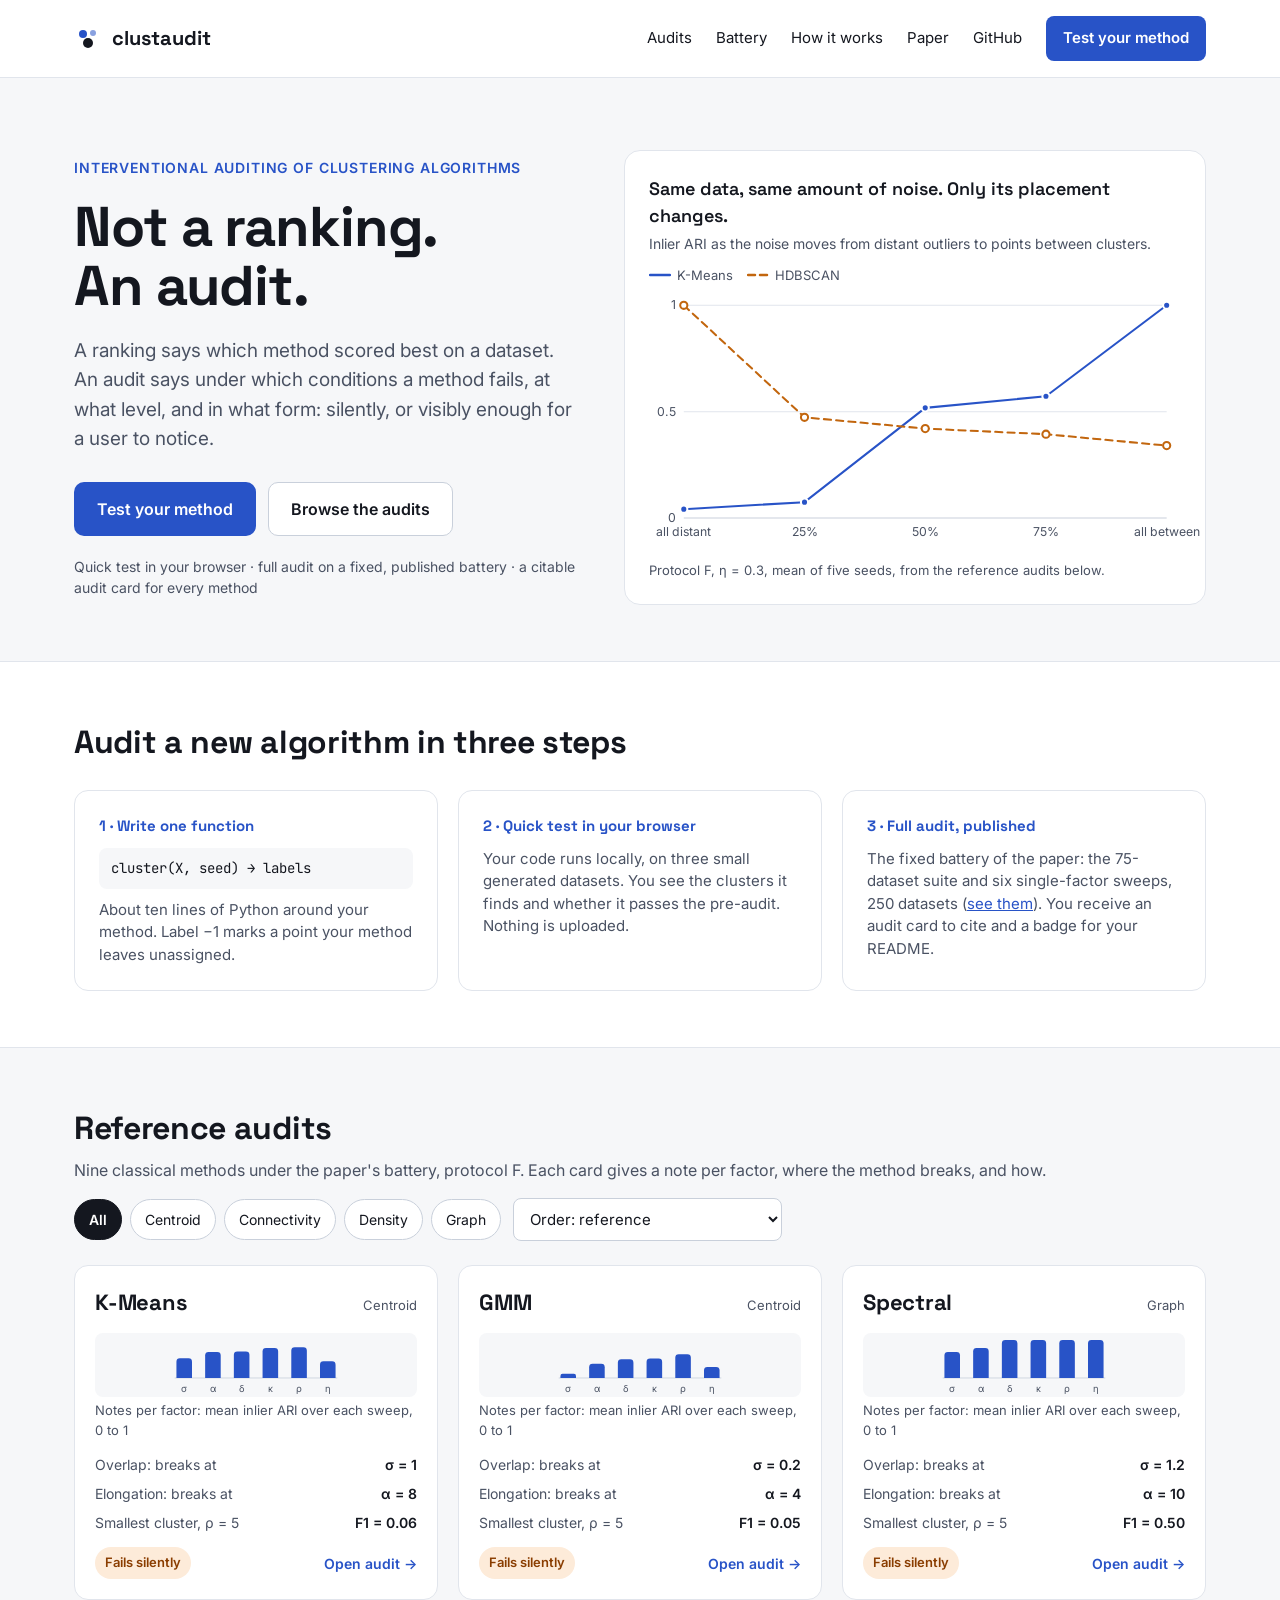
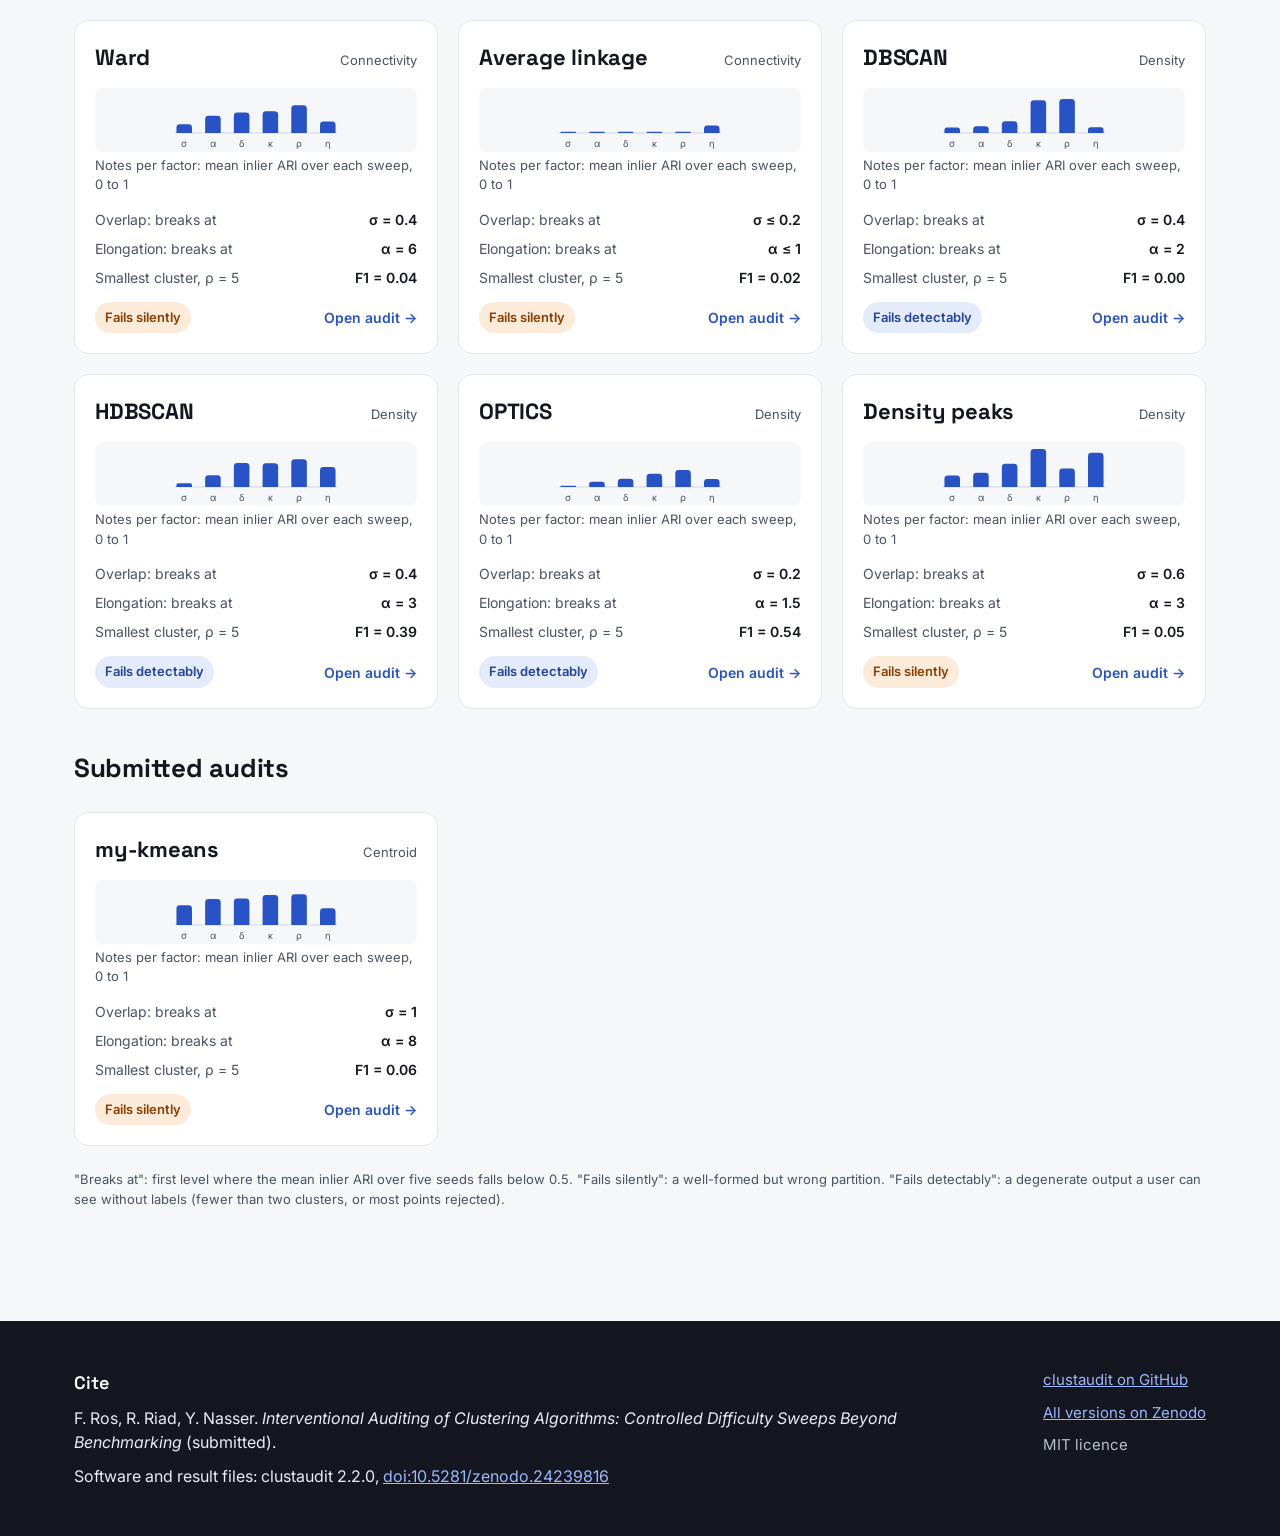
<file: docs/index.html>
<!doctype html>
<html lang="en">
<head>
<title>clustaudit · audits of clustering algorithms</title>
<meta name="description" content="Interventional audits of clustering algorithms: where a method breaks, at what level, and whether it fails silently or visibly.">
<meta charset="utf-8">
<meta name="viewport" content="width=device-width, initial-scale=1">
<link rel="preconnect" href="https://fonts.googleapis.com">
<link rel="stylesheet" href="https://fonts.googleapis.com/css2?family=Inter:wght@400;500;600&amp;family=Space+Grotesk:wght@500;600;700&amp;family=JetBrains+Mono:wght@400;500&amp;display=swap">
<link rel="stylesheet" href="assets/app.css">
<link rel="icon" href="data:image/svg+xml,%3Csvg xmlns='http://www.w3.org/2000/svg' viewBox='0 0 28 28'%3E%3Ccircle cx='9' cy='10' r='4' fill='%232853C7'/%3E%3Ccircle cx='19' cy='9' r='3' fill='%232853C7' opacity='.55'/%3E%3Ccircle cx='14' cy='19' r='5' fill='%2314171F'/%3E%3C/svg%3E">
<script src="assets/app.js" defer></script>
</head>
<body data-page="home">
<header class="site-header">
  <div class="wrap">
    <a class="brand" href="index.html">
      <svg width="28" height="28" viewBox="0 0 28 28" aria-hidden="true"><circle cx="9" cy="10" r="4" fill="#2853C7"/><circle cx="19" cy="9" r="3" fill="#2853C7" opacity="0.55"/><circle cx="14" cy="19" r="5" fill="#14171F"/></svg>
      <span>clustaudit</span>
    </a>
    <nav class="site-nav" aria-label="Main">
      <a href="index.html#gallery">Audits</a>
      <a href="battery.html">Battery</a>
      <a href="index.html#how">How it works</a>
      <a href="index.html#cite">Paper</a>
      <a href="https://github.com/frederic-ros/clustaudit">GitHub</a>
      <a class="btn btn-primary" href="test.html">Test your method</a>
    </nav>
  </div>
</header>

<main>
  <section class="wrap hero">
    <div class="hero-text">
      <p class="eyebrow">Interventional auditing of clustering algorithms</p>
      <h1>Not a ranking.<br>An audit.</h1>
      <p class="lead">A ranking says which method scored best on a dataset. An audit says under which conditions a method fails, at what level, and in what form: silently, or visibly enough for a user to notice.</p>
      <div class="row" style="margin-top:8px">
        <a class="btn btn-primary btn-lg" href="test.html">Test your method</a>
        <a class="btn btn-ghost btn-lg" href="#gallery">Browse the audits</a>
      </div>
      <p class="small muted">Quick test in your browser · full audit on a fixed, published battery · a citable audit card for every method</p>
    </div>
    <figure class="card hero-fig">
      <figcaption class="stack" style="gap:4px">
        <span class="fig-title">Same data, same amount of noise. Only its placement changes.</span>
        <span class="small muted">Inlier ARI as the noise moves from distant outliers to points between clusters.</span>
      </figcaption>
      <div id="hero-chart" class="stack" style="gap:8px"><p class="tiny">Loading…</p></div>
      <p class="tiny">Protocol F, η = 0.3, mean of five seeds, from the reference audits below.</p>
    </figure>
  </section>

  <section id="how" class="band">
    <div class="wrap section">
      <h2>Audit a new algorithm in three steps</h2>
      <div class="steps">
        <div class="step"><span class="k">1 · Write one function</span><code>cluster(X, seed) → labels</code><p>About ten lines of Python around your method. Label −1 marks a point your method leaves unassigned.</p></div>
        <div class="step"><span class="k">2 · Quick test in your browser</span><p>Your code runs locally, on three small generated datasets. You see the clusters it finds and whether it passes the pre-audit. Nothing is uploaded.</p></div>
        <div class="step"><span class="k">3 · Full audit, published</span><p>The fixed battery of the paper: the 75-dataset suite and six single-factor sweeps, 250 datasets (<a href="battery.html">see them</a>). You receive an audit card to cite and a badge for your README.</p></div>
      </div>
    </div>
  </section>

  <section id="gallery" class="wrap section">
    <div class="row" style="justify-content:space-between;align-items:flex-end;gap:16px">
      <div class="stack" style="gap:6px">
        <h2>Reference audits</h2>
        <p class="muted">Nine classical methods under the paper's battery, protocol F. Each card gives a note per factor, where the method breaks, and how.</p>
      </div>
      <div class="sortbar">
        <div id="family-filter" class="filters" role="group" aria-label="Filter by family"></div>
        <select class="ctl" id="sort" aria-label="Order of the cards"></select>
      </div>
    </div>
    <div id="gallery-ref" class="grid3" aria-live="polite"><p class="tiny">Loading…</p></div>
    <h2 style="font-size:26px;margin-top:16px">Submitted audits</h2>
    <div id="gallery-sub" class="grid3" aria-live="polite"></div>
    <p class="tiny">"Breaks at": first level where the mean inlier ARI over five seeds falls below 0.5. "Fails silently": a well-formed but wrong partition. "Fails detectably": a degenerate output a user can see without labels (fewer than two clusters, or most points rejected).</p>
  </section>
</main>
<footer class="site-footer" id="cite">
  <div class="wrap">
    <div class="stack" style="flex:1 1 520px;min-width:0;gap:10px">
      <span class="title">Cite</span>
      <p>F. Ros, R. Riad, Y. Nasser. <em>Interventional Auditing of Clustering Algorithms: Controlled Difficulty Sweeps Beyond Benchmarking</em> (submitted).</p>
      <p>Software and result files: clustaudit 2.2.0, <a href="https://doi.org/10.5281/zenodo.24239816">doi:10.5281/zenodo.24239816</a></p>
    </div>
    <div class="stack" style="gap:10px;font-size:15px">
      <a href="https://github.com/frederic-ros/clustaudit">clustaudit on GitHub</a>
      <a href="https://doi.org/10.5281/zenodo.24239815">All versions on Zenodo</a>
      <span style="color:#B9C0CC">MIT licence</span>
    </div>
  </div>
</footer>

</body>
</html>
</file>
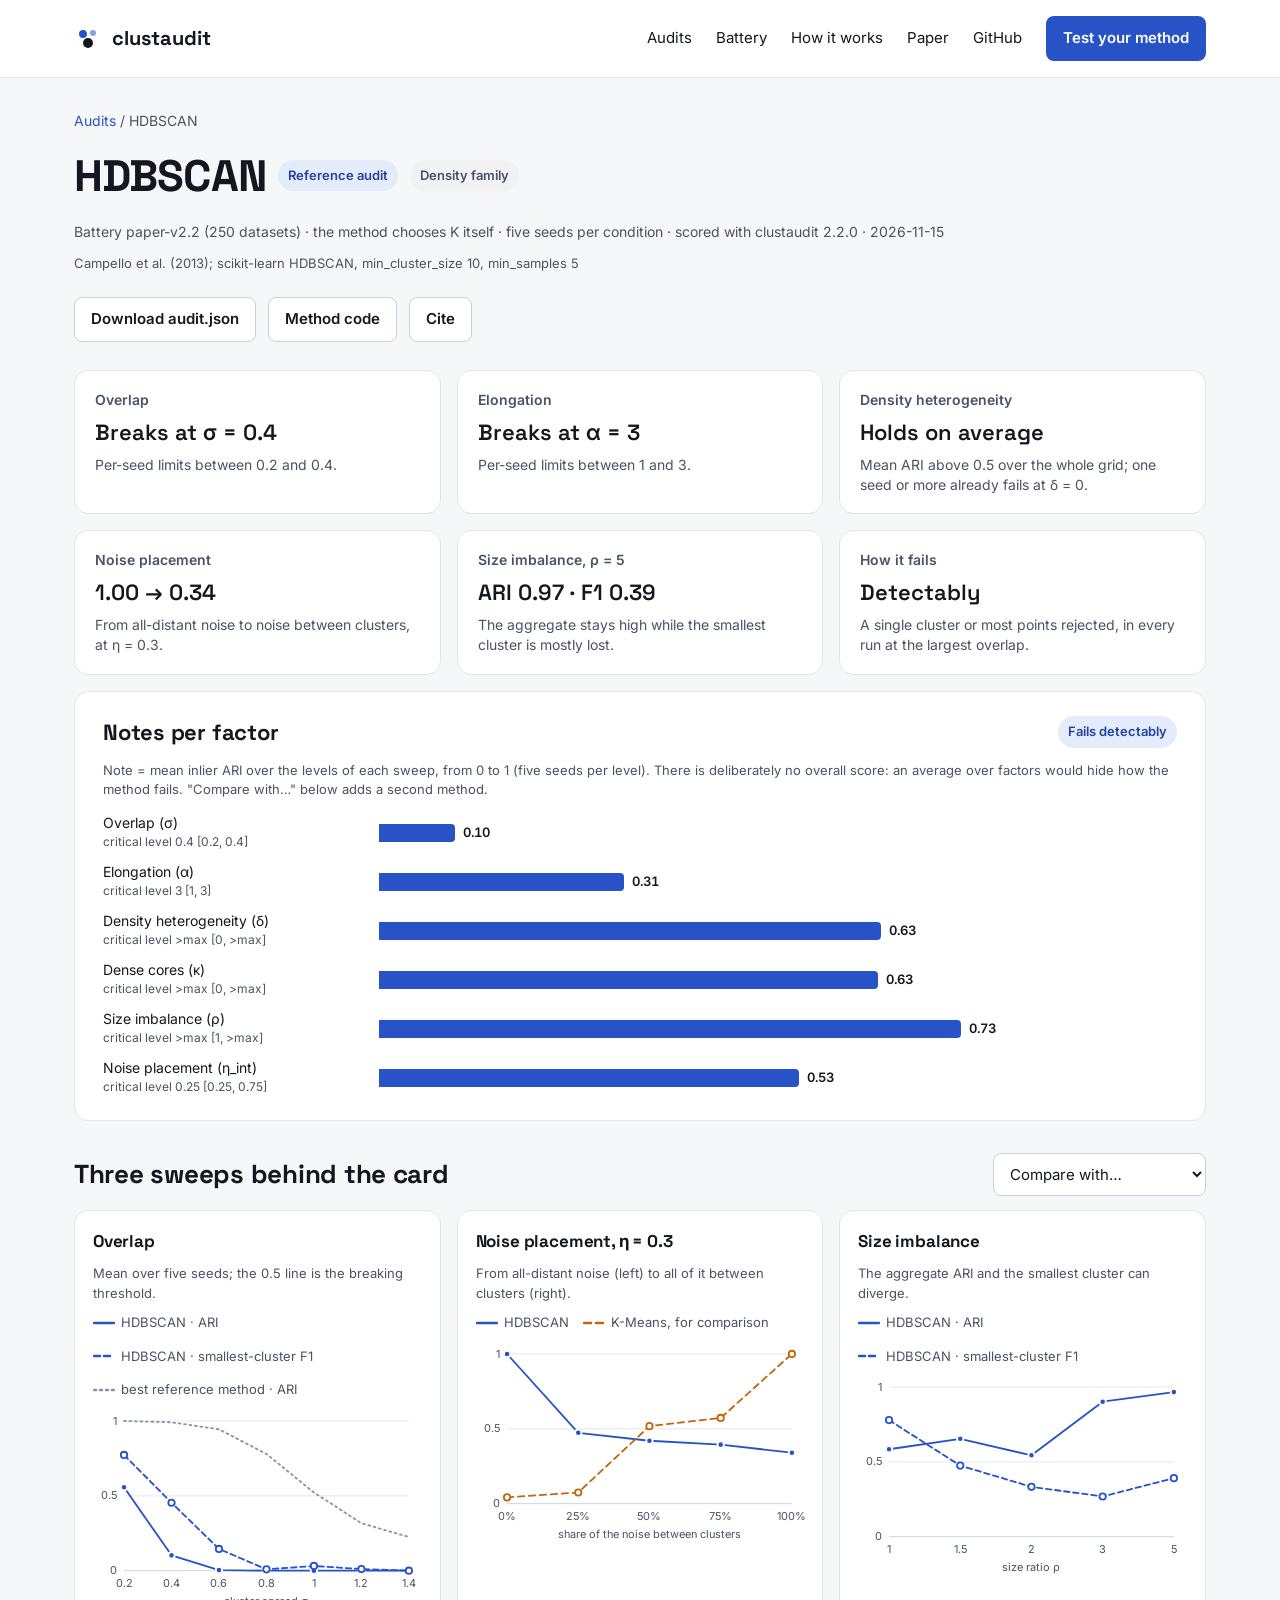
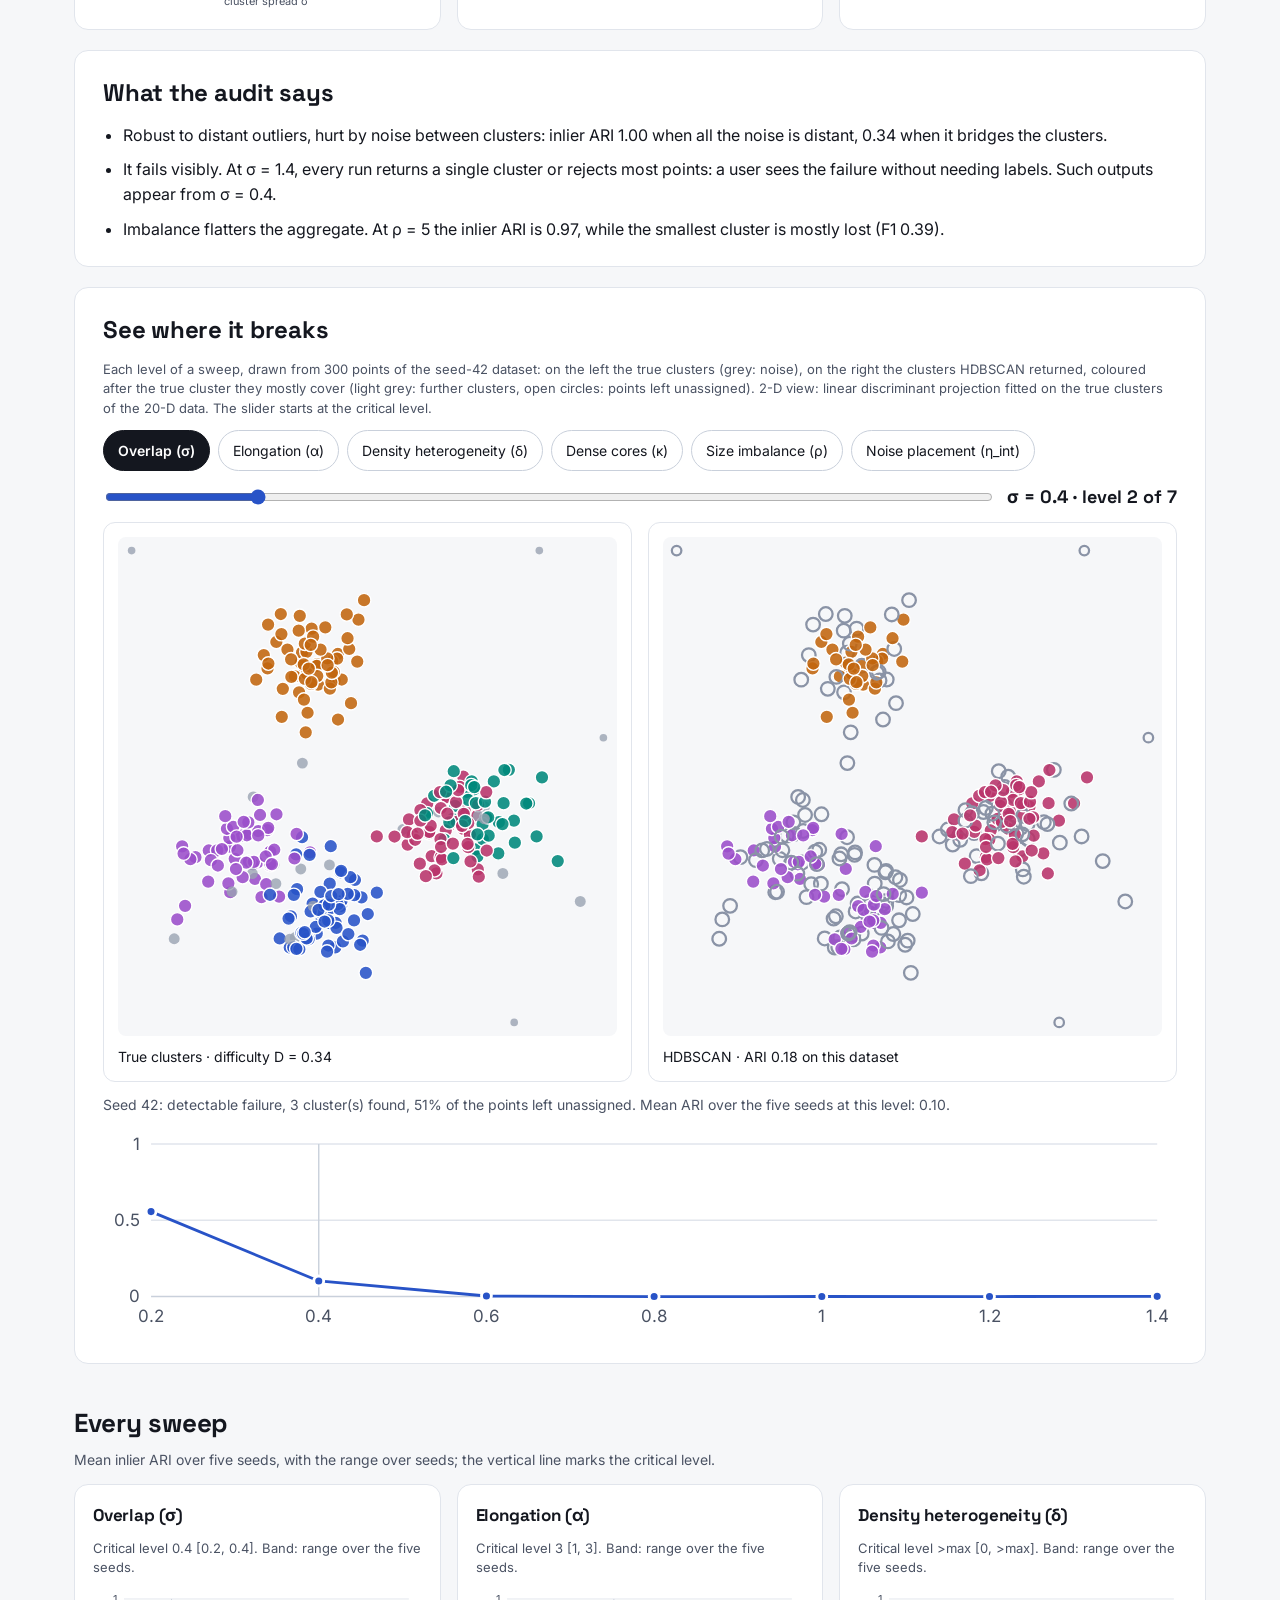
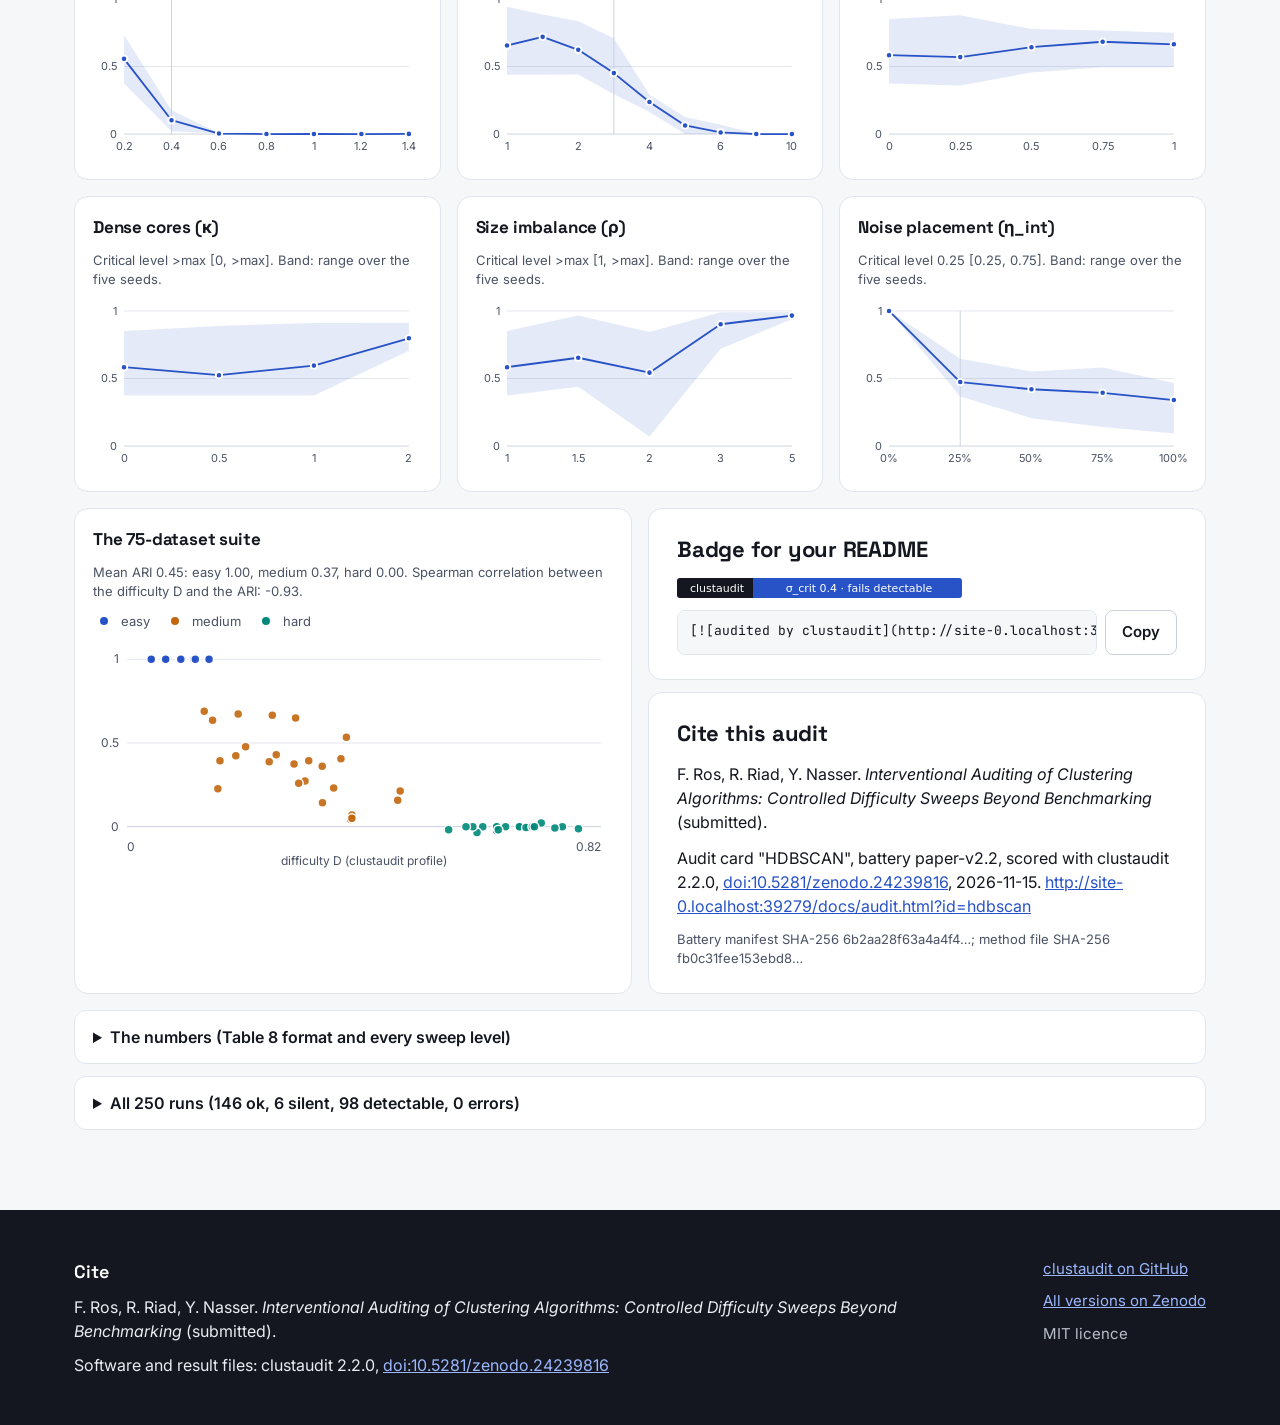
<file: docs/audit.html>
<!doctype html>
<html lang="en">
<head>
<title>clustaudit · audit card</title>
<meta charset="utf-8">
<meta name="viewport" content="width=device-width, initial-scale=1">
<link rel="preconnect" href="https://fonts.googleapis.com">
<link rel="stylesheet" href="https://fonts.googleapis.com/css2?family=Inter:wght@400;500;600&amp;family=Space+Grotesk:wght@500;600;700&amp;family=JetBrains+Mono:wght@400;500&amp;display=swap">
<link rel="stylesheet" href="assets/app.css">
<link rel="icon" href="data:image/svg+xml,%3Csvg xmlns='http://www.w3.org/2000/svg' viewBox='0 0 28 28'%3E%3Ccircle cx='9' cy='10' r='4' fill='%232853C7'/%3E%3Ccircle cx='19' cy='9' r='3' fill='%232853C7' opacity='.55'/%3E%3Ccircle cx='14' cy='19' r='5' fill='%2314171F'/%3E%3C/svg%3E">
<script src="assets/app.js" defer></script>
</head>
<body data-page="audit">
<header class="site-header">
  <div class="wrap">
    <a class="brand" href="index.html">
      <svg width="28" height="28" viewBox="0 0 28 28" aria-hidden="true"><circle cx="9" cy="10" r="4" fill="#2853C7"/><circle cx="19" cy="9" r="3" fill="#2853C7" opacity="0.55"/><circle cx="14" cy="19" r="5" fill="#14171F"/></svg>
      <span>clustaudit</span>
    </a>
    <nav class="site-nav" aria-label="Main">
      <a href="index.html#gallery">Audits</a>
      <a href="battery.html">Battery</a>
      <a href="index.html#how">How it works</a>
      <a href="index.html#cite">Paper</a>
      <a href="https://github.com/frederic-ros/clustaudit">GitHub</a>
      <a class="btn btn-primary" href="test.html">Test your method</a>
    </nav>
  </div>
</header>

<main id="audit" class="wrap" style="padding-bottom:24px"><p class="tiny" style="padding-top:32px">Loading the audit…</p></main>
<footer class="site-footer" id="cite">
  <div class="wrap">
    <div class="stack" style="flex:1 1 520px;min-width:0;gap:10px">
      <span class="title">Cite</span>
      <p>F. Ros, R. Riad, Y. Nasser. <em>Interventional Auditing of Clustering Algorithms: Controlled Difficulty Sweeps Beyond Benchmarking</em> (submitted).</p>
      <p>Software and result files: clustaudit 2.2.0, <a href="https://doi.org/10.5281/zenodo.24239816">doi:10.5281/zenodo.24239816</a></p>
    </div>
    <div class="stack" style="gap:10px;font-size:15px">
      <a href="https://github.com/frederic-ros/clustaudit">clustaudit on GitHub</a>
      <a href="https://doi.org/10.5281/zenodo.24239815">All versions on Zenodo</a>
      <span style="color:#B9C0CC">MIT licence</span>
    </div>
  </div>
</footer>

</body>
</html>
</file>
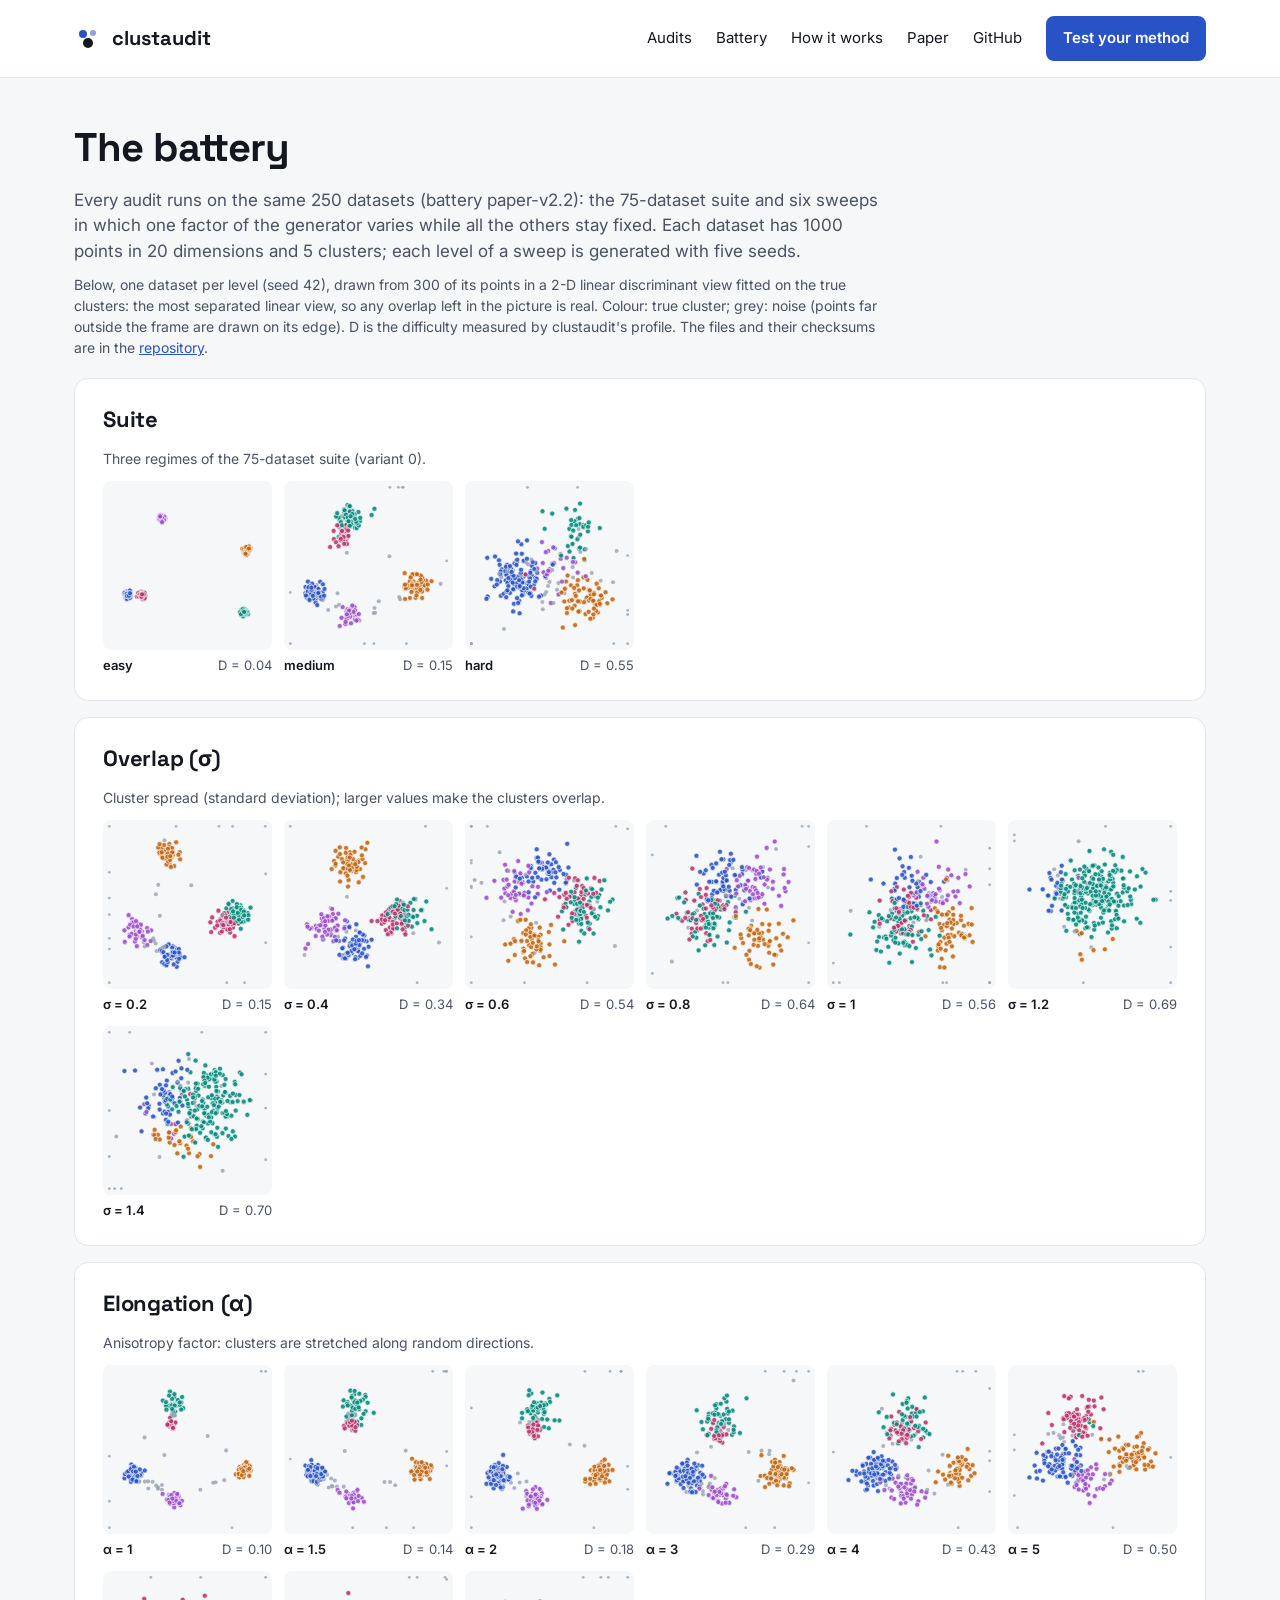
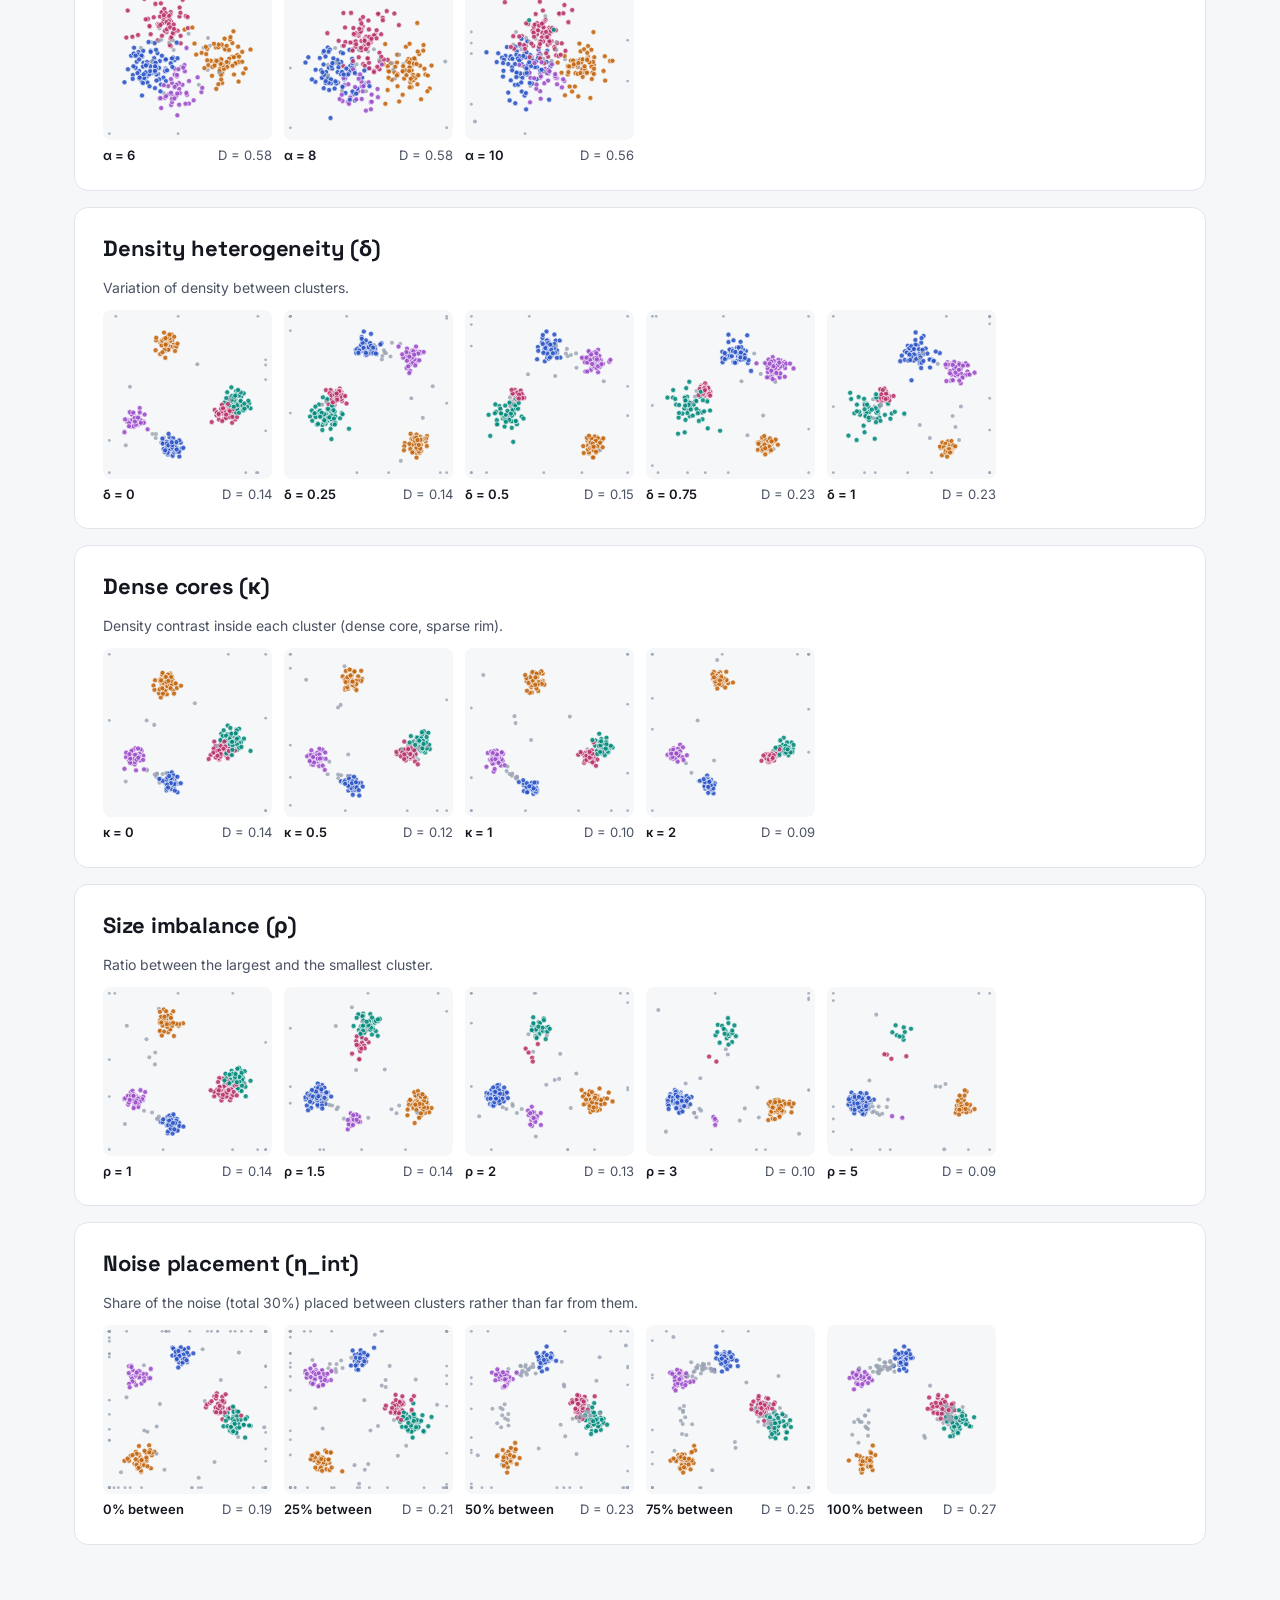
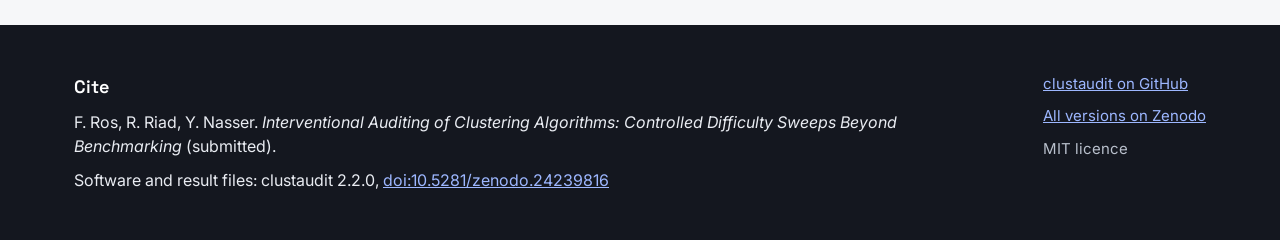
<file: docs/battery.html>
<!doctype html>
<html lang="en">
<head>
<title>clustaudit · the battery</title>
<meta charset="utf-8">
<meta name="viewport" content="width=device-width, initial-scale=1">
<link rel="preconnect" href="https://fonts.googleapis.com">
<link rel="stylesheet" href="https://fonts.googleapis.com/css2?family=Inter:wght@400;500;600&amp;family=Space+Grotesk:wght@500;600;700&amp;family=JetBrains+Mono:wght@400;500&amp;display=swap">
<link rel="stylesheet" href="assets/app.css">
<link rel="icon" href="data:image/svg+xml,%3Csvg xmlns='http://www.w3.org/2000/svg' viewBox='0 0 28 28'%3E%3Ccircle cx='9' cy='10' r='4' fill='%232853C7'/%3E%3Ccircle cx='19' cy='9' r='3' fill='%232853C7' opacity='.55'/%3E%3Ccircle cx='14' cy='19' r='5' fill='%2314171F'/%3E%3C/svg%3E">
<script src="assets/app.js" defer></script>
</head>
<body data-page="battery">
<header class="site-header">
  <div class="wrap">
    <a class="brand" href="index.html">
      <svg width="28" height="28" viewBox="0 0 28 28" aria-hidden="true"><circle cx="9" cy="10" r="4" fill="#2853C7"/><circle cx="19" cy="9" r="3" fill="#2853C7" opacity="0.55"/><circle cx="14" cy="19" r="5" fill="#14171F"/></svg>
      <span>clustaudit</span>
    </a>
    <nav class="site-nav" aria-label="Main">
      <a href="index.html#gallery">Audits</a>
      <a href="battery.html">Battery</a>
      <a href="index.html#how">How it works</a>
      <a href="index.html#cite">Paper</a>
      <a href="https://github.com/frederic-ros/clustaudit">GitHub</a>
      <a class="btn btn-primary" href="test.html">Test your method</a>
    </nav>
  </div>
</header>

<main class="wrap" style="padding-top:40px;padding-bottom:24px;display:flex;flex-direction:column;gap:20px">
  <div class="stack" style="gap:10px">
    <h1 style="font-size:40px;letter-spacing:-0.02em">The battery</h1>
    <p class="muted" style="font-size:17px;max-width:820px">Every audit runs on the same 250 datasets (battery paper-v2.2): the 75-dataset suite and six sweeps in which one factor of the generator varies while all the others stay fixed. Each dataset has 1000 points in 20 dimensions and 5 clusters; each level of a sweep is generated with five seeds.</p>
    <p class="small muted" style="max-width:820px">Below, one dataset per level (seed 42), drawn from 300 of its points in a 2-D linear discriminant view fitted on the true clusters: the most separated linear view, so any overlap left in the picture is real. Colour: true cluster; grey: noise (points far outside the frame are drawn on its edge). D is the difficulty measured by clustaudit's profile. The files and their checksums are in the <a href="https://github.com/frederic-ros/clustaudit-audits/tree/main/battery/paper-v2.2">repository</a>.</p>
  </div>
  <div id="battery" class="stack" style="gap:16px"><p class="tiny">Loading the battery…</p></div>
</main>
<footer class="site-footer" id="cite">
  <div class="wrap">
    <div class="stack" style="flex:1 1 520px;min-width:0;gap:10px">
      <span class="title">Cite</span>
      <p>F. Ros, R. Riad, Y. Nasser. <em>Interventional Auditing of Clustering Algorithms: Controlled Difficulty Sweeps Beyond Benchmarking</em> (submitted).</p>
      <p>Software and result files: clustaudit 2.2.0, <a href="https://doi.org/10.5281/zenodo.24239816">doi:10.5281/zenodo.24239816</a></p>
    </div>
    <div class="stack" style="gap:10px;font-size:15px">
      <a href="https://github.com/frederic-ros/clustaudit">clustaudit on GitHub</a>
      <a href="https://doi.org/10.5281/zenodo.24239815">All versions on Zenodo</a>
      <span style="color:#B9C0CC">MIT licence</span>
    </div>
  </div>
</footer>

</body>
</html>
</file>
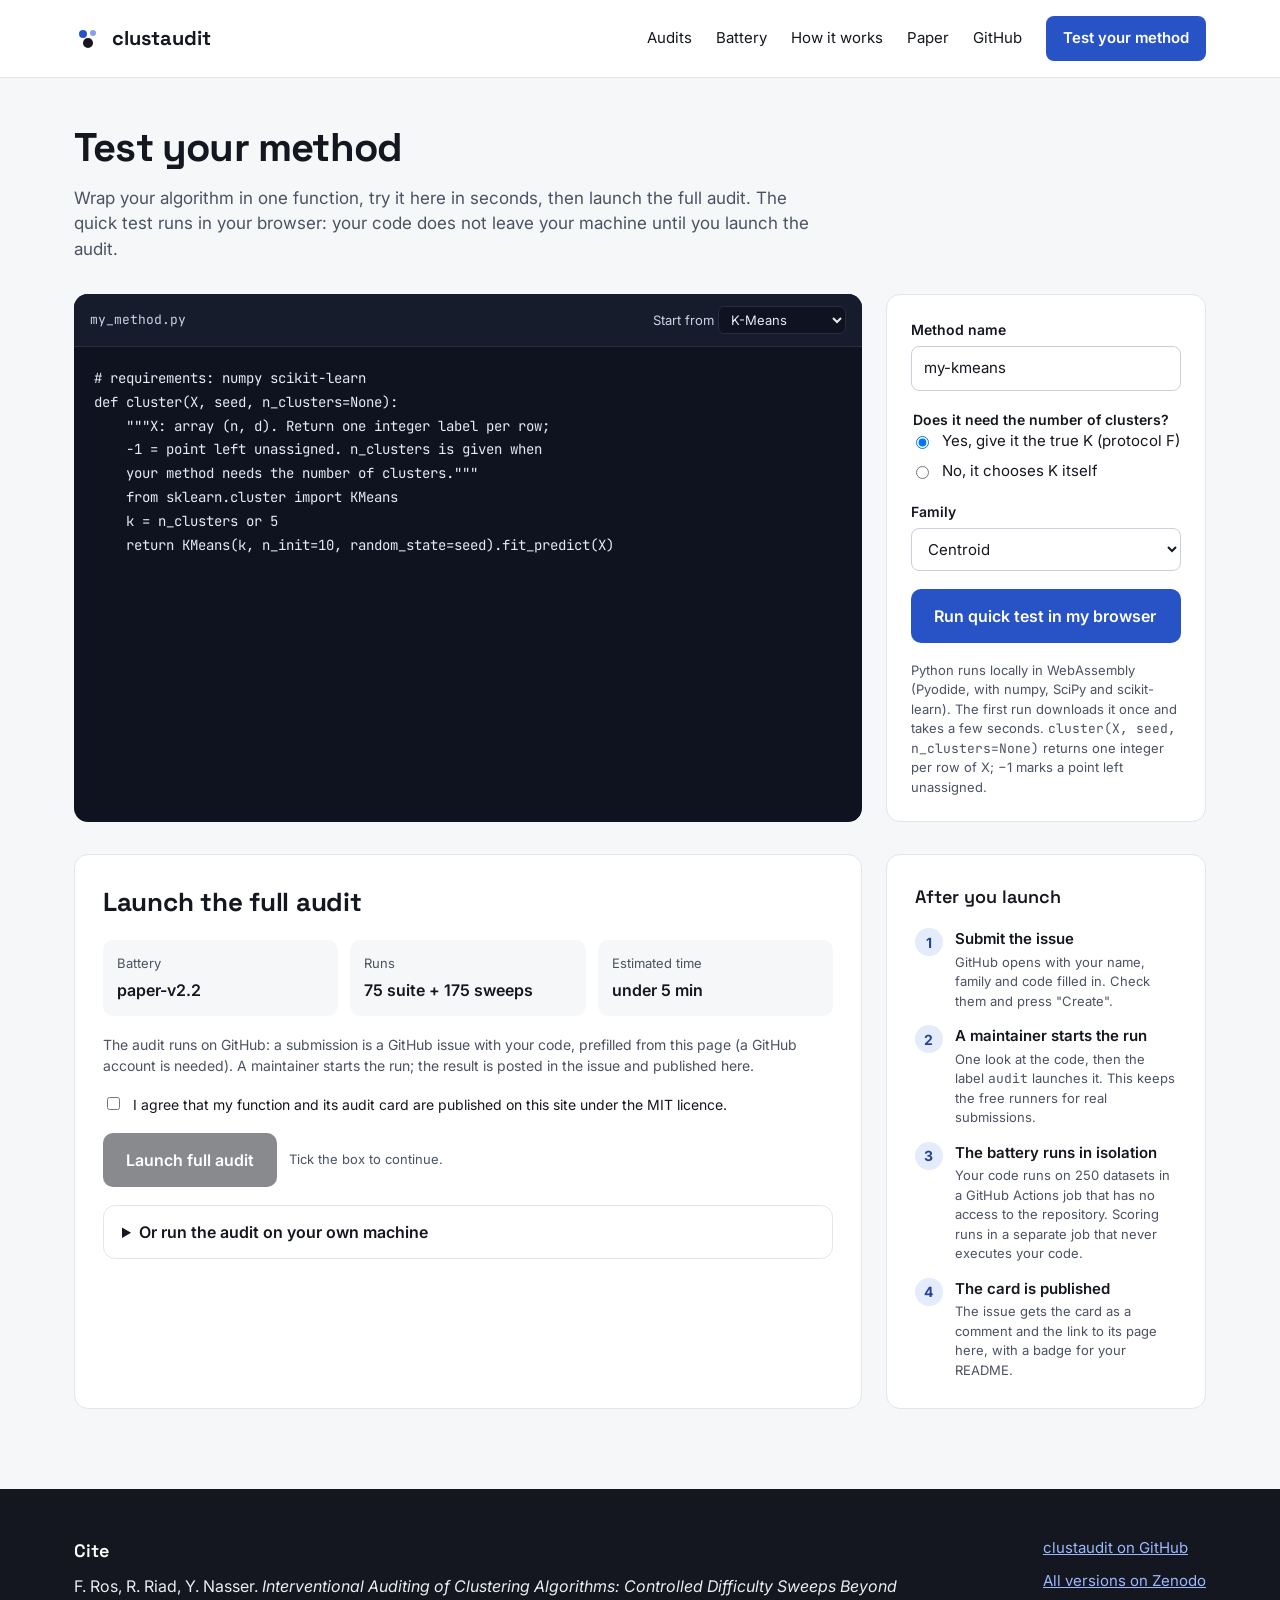
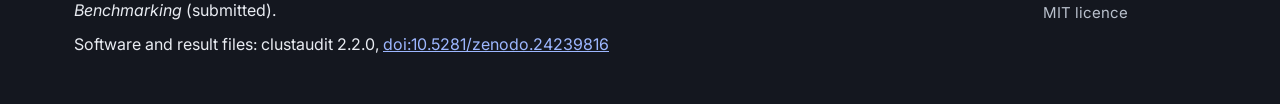
<file: docs/test.html>
<!doctype html>
<html lang="en">
<head>
<title>clustaudit · test your method</title>
<meta charset="utf-8">
<meta name="viewport" content="width=device-width, initial-scale=1">
<link rel="preconnect" href="https://fonts.googleapis.com">
<link rel="stylesheet" href="https://fonts.googleapis.com/css2?family=Inter:wght@400;500;600&amp;family=Space+Grotesk:wght@500;600;700&amp;family=JetBrains+Mono:wght@400;500&amp;display=swap">
<link rel="stylesheet" href="assets/app.css">
<link rel="icon" href="data:image/svg+xml,%3Csvg xmlns='http://www.w3.org/2000/svg' viewBox='0 0 28 28'%3E%3Ccircle cx='9' cy='10' r='4' fill='%232853C7'/%3E%3Ccircle cx='19' cy='9' r='3' fill='%232853C7' opacity='.55'/%3E%3Ccircle cx='14' cy='19' r='5' fill='%2314171F'/%3E%3C/svg%3E">
<script src="assets/app.js" defer></script>
<script src="assets/quicktest.js" defer></script>
</head>
<body data-page="test">
<header class="site-header">
  <div class="wrap">
    <a class="brand" href="index.html">
      <svg width="28" height="28" viewBox="0 0 28 28" aria-hidden="true"><circle cx="9" cy="10" r="4" fill="#2853C7"/><circle cx="19" cy="9" r="3" fill="#2853C7" opacity="0.55"/><circle cx="14" cy="19" r="5" fill="#14171F"/></svg>
      <span>clustaudit</span>
    </a>
    <nav class="site-nav" aria-label="Main">
      <a href="index.html#gallery">Audits</a>
      <a href="battery.html">Battery</a>
      <a href="index.html#how">How it works</a>
      <a href="index.html#cite">Paper</a>
      <a href="https://github.com/frederic-ros/clustaudit">GitHub</a>
      <a class="btn btn-primary" href="test.html">Test your method</a>
    </nav>
  </div>
</header>

<main class="wrap" style="padding-top:40px;padding-bottom:24px;display:flex;flex-direction:column;gap:32px">
  <div class="stack" style="gap:8px">
    <h1 style="font-size:40px;letter-spacing:-0.02em">Test your method</h1>
    <p class="muted" style="font-size:17px;max-width:760px">Wrap your algorithm in one function, try it here in seconds, then launch the full audit. The quick test runs in your browser: your code does not leave your machine until you launch the audit.</p>
  </div>

  <section aria-labelledby="s1" class="row" style="align-items:stretch;gap:24px">
    <div class="editor">
      <div class="bar">
        <label for="code" id="s1" class="mono">my_method.py</label>
        <span>Start from <select id="example" aria-label="Start from an example">
          <option value="kmeans">K-Means</option><option value="hdbscan">HDBSCAN</option><option value="blank">blank template</option>
        </select></span>
      </div>
      <textarea id="code" spellcheck="false" autocomplete="off" autocapitalize="off" aria-describedby="code-help"></textarea>
    </div>
    <form class="card form" id="meta" onsubmit="return false">
      <div class="field">
        <label for="mname">Method name</label>
        <input class="ctl" id="mname" type="text" value="my-kmeans" maxlength="60" required>
      </div>
      <fieldset class="field">
        <legend>Does it need the number of clusters?</legend>
        <label><input type="radio" name="needk" value="yes" checked> Yes, give it the true K (protocol F)</label>
        <label><input type="radio" name="needk" value="no"> No, it chooses K itself</label>
      </fieldset>
      <div class="field">
        <label for="mfam">Family</label>
        <select class="ctl" id="mfam"><option>Centroid</option><option>Connectivity</option><option>Density</option><option>Graph</option><option>Deep</option><option>Other</option></select>
      </div>
      <button type="button" class="btn btn-primary btn-lg" id="run">Run quick test in my browser</button>
      <p class="tiny" id="code-help">Python runs locally in WebAssembly (Pyodide, with numpy, SciPy and scikit-learn). The first run downloads it once and takes a few seconds. <code>cluster(X, seed, n_clusters=None)</code> returns one integer per row of X; −1 marks a point left unassigned.</p>
    </form>
  </section>

  <section aria-labelledby="s2" class="card" id="results" style="padding:28px;display:flex;flex-direction:column;gap:22px" hidden>
    <div class="row" style="justify-content:space-between;align-items:baseline">
      <h2 id="s2" style="font-size:26px">Quick test</h2>
      <span class="small muted">Three generated datasets, 2-D, four clusters, seed 7</span>
    </div>
    <p class="progress" id="progress" role="status" aria-live="polite"></p>
    <div class="panels" id="panels"></div>
    <p class="tiny" id="panel-legend" hidden>Colours: the four largest clusters your method returned. Light grey: any further cluster. Open circles: points left unassigned (−1). ARI on the points that belong to a cluster.</p>
    <div class="row" style="align-items:flex-start;gap:24px">
      <ul class="checks" id="checks" aria-label="Pre-audit checks" style="flex:1 1 420px;min-width:0"></ul>
      <p class="small muted" id="note" style="flex:1 1 300px;min-width:0;line-height:1.55"></p>
    </div>
  </section>

  <section aria-labelledby="s3" class="row" style="align-items:stretch;gap:24px">
    <form class="card form" style="flex:999 1 560px;padding:28px" onsubmit="return false">
      <h2 id="s3" style="font-size:26px">Launch the full audit</h2>
      <dl class="stats">
        <div><dt>Battery</dt><dd>paper-v2.2</dd></div>
        <div><dt>Runs</dt><dd>75 suite + 175 sweeps</dd></div>
        <div><dt>Estimated time</dt><dd id="est">a few minutes</dd></div>
      </dl>
      <p class="small muted">The audit runs on GitHub: a submission is a GitHub issue with your code, prefilled from this page (a GitHub account is needed). A maintainer starts the run; the result is posted in the issue and published here.</p>
      <label class="small" style="display:flex;gap:10px;align-items:flex-start;line-height:1.5"><input type="checkbox" id="consent" style="margin-top:3px"> I agree that my function and its audit card are published on this site under the MIT licence.</label>
      <div class="row">
        <a class="btn btn-dark btn-lg" id="launch" aria-disabled="true" target="_blank" rel="noopener">Launch full audit</a>
        <span class="tiny" id="launch-note"></span>
      </div>
      <details>
        <summary>Or run the audit on your own machine</summary>
        <div class="stack">
          <p class="small">For a method you cannot publish, or to iterate before submitting. Same battery, same scoring, same card.</p>
          <pre class="out">git clone https://github.com/<span id="repo-slug">frederic-ros/clustaudit-audits</span>.git
cd clustaudit-audits
pip install -r requirements.txt
python -m auditkit check my_method.py
python -m auditkit audit my_method.py --out my_method.audit.json</pre>
        </div>
      </details>
    </form>
    <aside class="card form" aria-label="After you launch" style="flex:1 1 320px;padding:28px">
      <span class="fig-title">After you launch</span>
      <ol class="ol-steps">
        <li><span class="n">1</span><span class="stack" style="gap:2px"><span class="t">Submit the issue</span><span class="tiny">GitHub opens with your name, family and code filled in. Check them and press "Create".</span></span></li>
        <li><span class="n">2</span><span class="stack" style="gap:2px"><span class="t">A maintainer starts the run</span><span class="tiny">One look at the code, then the label <code>audit</code> launches it. This keeps the free runners for real submissions.</span></span></li>
        <li><span class="n">3</span><span class="stack" style="gap:2px"><span class="t">The battery runs in isolation</span><span class="tiny">Your code runs on 250 datasets in a GitHub Actions job that has no access to the repository. Scoring runs in a separate job that never executes your code.</span></span></li>
        <li><span class="n">4</span><span class="stack" style="gap:2px"><span class="t">The card is published</span><span class="tiny">The issue gets the card as a comment and the link to its page here, with a badge for your README.</span></span></li>
      </ol>
    </aside>
  </section>
</main>
<footer class="site-footer" id="cite">
  <div class="wrap">
    <div class="stack" style="flex:1 1 520px;min-width:0;gap:10px">
      <span class="title">Cite</span>
      <p>F. Ros, R. Riad, Y. Nasser. <em>Interventional Auditing of Clustering Algorithms: Controlled Difficulty Sweeps Beyond Benchmarking</em> (submitted).</p>
      <p>Software and result files: clustaudit 2.2.0, <a href="https://doi.org/10.5281/zenodo.24239816">doi:10.5281/zenodo.24239816</a></p>
    </div>
    <div class="stack" style="gap:10px;font-size:15px">
      <a href="https://github.com/frederic-ros/clustaudit">clustaudit on GitHub</a>
      <a href="https://doi.org/10.5281/zenodo.24239815">All versions on Zenodo</a>
      <span style="color:#B9C0CC">MIT licence</span>
    </div>
  </div>
</footer>

</body>
</html>
</file>
<file: docs/assets/app.css>
:root {
  --ink: #14171F; --muted: #4A5263; --faint: #6B7385; --line: #E1E5EC; --line2: #C9D0DB;
  --bg: #F6F7F9; --surface: #FFFFFF; --accent: #2853C7; --accent-dark: #1B3C94;
  --c1: #2853C7; --c2: #C2660E; --c3: #00897B; --c4: #9B4DCA; --ref: #8A93A6;
  --silent-bg: #FDEBD9; --silent-fg: #8A3D00; --detect-bg: #E4EBFA; --detect-fg: #23439E;
  --ok-bg: #E3F1EA; --ok-fg: #1D6B4F; --err-bg: #F1F2F4; --err-fg: #4A5263;
  --display: 'Space Grotesk', Inter, system-ui, sans-serif;
  --mono: 'JetBrains Mono', ui-monospace, SFMono-Regular, Menlo, monospace;
  color-scheme: light;
}
* { box-sizing: border-box; }
[hidden] { display: none !important; }
html { scroll-behavior: smooth; }
body { margin: 0; background: var(--bg); color: var(--ink); font-family: Inter, system-ui, sans-serif; font-size: 16px; line-height: 1.5; }
a { color: var(--accent); }
a:hover { color: var(--accent-dark); }
:focus-visible { outline: 3px solid #9DB7FF; outline-offset: 2px; border-radius: 4px; }
h1, h2, h3 { font-family: var(--display); letter-spacing: -0.01em; margin: 0; }
p { margin: 0; }
code, pre, .mono { font-family: var(--mono); }
.wrap { max-width: 1180px; margin: 0 auto; padding: 0 24px; }
.muted { color: var(--muted); }
.small { font-size: 14px; }
.tiny { font-size: 13px; color: var(--muted); }
.stack { display: flex; flex-direction: column; gap: 12px; }
.row { display: flex; flex-wrap: wrap; gap: 12px; align-items: center; }
.sr-only { position: absolute; width: 1px; height: 1px; overflow: hidden; clip: rect(0 0 0 0); white-space: nowrap; }

/* header and footer */
.site-header { background: var(--surface); border-bottom: 1px solid var(--line); }
.site-header .wrap { padding-top: 16px; padding-bottom: 16px; display: flex; flex-wrap: wrap; align-items: center; justify-content: space-between; gap: 16px; }
.brand { display: flex; align-items: center; gap: 10px; text-decoration: none; color: var(--ink); }
.brand span { font-family: var(--display); font-weight: 700; font-size: 20px; }
.site-nav { display: flex; flex-wrap: wrap; align-items: center; gap: 24px; font-size: 15px; }
.site-nav a { color: var(--ink); text-decoration: none; }
.site-nav a:hover { color: var(--accent); }
.btn { display: inline-flex; align-items: center; gap: 8px; font: inherit; font-weight: 600; font-size: 15px; padding: 10px 16px; border-radius: 8px; border: 1px solid transparent; cursor: pointer; text-decoration: none; }
.btn-primary, .site-nav a.btn-primary { background: var(--accent); color: #fff; }
.btn-primary:hover, .site-nav a.btn-primary:hover { background: var(--accent-dark); color: #fff; }
.btn-dark { background: var(--ink); color: #fff; }
.btn-dark:hover { background: #2A3040; color: #fff; }
.btn-ghost { background: var(--surface); color: var(--ink); border-color: var(--line2); }
.btn-ghost:hover { border-color: var(--ink); color: var(--ink); }
.btn-lg { padding: 14px 22px; border-radius: 10px; font-size: 16px; }
.btn[disabled], .btn[aria-disabled="true"] { opacity: .5; cursor: not-allowed; }
.site-footer { background: var(--ink); color: #E9ECF2; margin-top: 56px; }
.site-footer .wrap { padding-top: 48px; padding-bottom: 48px; display: flex; flex-wrap: wrap; gap: 40px; justify-content: space-between; }
.site-footer a { color: #9DB7FF; }
.site-footer .title { font-family: var(--display); font-weight: 600; font-size: 18px; color: #fff; }

/* home */
.hero { display: flex; flex-wrap: wrap; gap: 48px; align-items: center; padding-top: 72px; padding-bottom: 56px; }
.hero-text { flex: 1 1 440px; min-width: 0; display: flex; flex-direction: column; gap: 20px; }
.eyebrow { font-size: 14px; font-weight: 600; letter-spacing: .06em; text-transform: uppercase; color: var(--accent); }
.hero h1 { font-size: 56px; line-height: 1.05; letter-spacing: -0.02em; }
.lead { font-size: 19px; line-height: 1.55; color: var(--muted); max-width: 540px; }
.card { background: var(--surface); border: 1px solid var(--line); border-radius: 14px; }
.hero-fig { flex: 1 1 520px; min-width: 0; margin: 0; padding: 24px; display: flex; flex-direction: column; gap: 12px; border-radius: 16px; }
.fig-title { font-family: var(--display); font-weight: 600; font-size: 18px; }
.band { background: var(--surface); border-top: 1px solid var(--line); border-bottom: 1px solid var(--line); }
.section { padding-top: 56px; padding-bottom: 56px; display: flex; flex-direction: column; gap: 24px; }
.section h2 { font-size: 32px; }
.steps { display: grid; grid-template-columns: repeat(3, minmax(0, 1fr)); gap: 20px; }
.step { border: 1px solid var(--line); border-radius: 14px; padding: 24px; display: flex; flex-direction: column; gap: 10px; }
.step .k { font-family: var(--display); font-weight: 700; font-size: 15px; color: var(--accent); }
.step code { font-size: 14px; background: var(--bg); border-radius: 8px; padding: 10px 12px; }
.step p { font-size: 15px; color: var(--muted); }
.filters { display: flex; flex-wrap: wrap; gap: 8px; }
.filters button { font: inherit; font-size: 14px; padding: 9px 14px; border-radius: 999px; border: 1px solid var(--line2); background: var(--surface); color: var(--ink); cursor: pointer; }
.filters button[aria-pressed="true"] { border-color: var(--ink); background: var(--ink); color: #fff; font-weight: 600; }
.grid3 { display: grid; grid-template-columns: repeat(3, minmax(0, 1fr)); gap: 20px; }
.mcard { padding: 20px; display: flex; flex-direction: column; gap: 14px; }
.mcard h3 { font-size: 22px; }
.mcard .top { display: flex; align-items: baseline; justify-content: space-between; gap: 8px; }
.spark { width: 100%; height: 64px; background: var(--bg); border-radius: 8px; display: block; }
.kv { margin: 0; display: grid; grid-template-columns: 1fr auto; row-gap: 8px; column-gap: 12px; font-size: 14px; }
.kv dt { color: var(--muted); }
.kv dd { margin: 0; font-weight: 600; text-align: right; }
.chip { display: inline-flex; align-items: center; gap: 6px; font-size: 13px; font-weight: 600; padding: 6px 10px; border-radius: 999px; }
.chip.silent { background: var(--silent-bg); color: var(--silent-fg); }
.chip.detectable { background: var(--detect-bg); color: var(--detect-fg); }
.chip.ok { background: var(--ok-bg); color: var(--ok-fg); }
.chip.error, .chip.neutral { background: var(--err-bg); color: var(--err-fg); }
.mcard .bottom { display: flex; align-items: center; justify-content: space-between; gap: 8px; margin-top: auto; }
.mcard .bottom a { font-size: 14px; font-weight: 600; text-decoration: none; }
.empty { padding: 20px; border: 1px dashed var(--line2); border-radius: 14px; color: var(--muted); font-size: 15px; }

/* charts */
.chart { position: relative; }
.chart svg { display: block; width: 100%; height: auto; overflow: visible; }
.chart .axis text, .chart text.lbl { font-size: 12px; fill: var(--muted); font-family: Inter, system-ui, sans-serif; }
.legend { display: flex; flex-wrap: wrap; gap: 14px; font-size: 13px; color: var(--muted); }
.legend span { display: inline-flex; align-items: center; gap: 6px; }
.legend svg { width: 22px; height: 10px; }
.tip { position: absolute; pointer-events: none; background: var(--surface); border: 1px solid var(--line2); border-radius: 8px; padding: 8px 10px; font-size: 13px; box-shadow: 0 4px 16px rgba(20, 23, 31, .12); min-width: 140px; z-index: 5; display: none; }
.tip .h { color: var(--muted); margin-bottom: 4px; }
.tip { max-width: min(300px, 100%); }
.tip .r { display: flex; align-items: center; gap: 8px; line-height: 1.35; padding: 1px 0; }
.tip .r b { font-weight: 600; min-width: 34px; }
.tip .r .n { color: var(--muted); }
.tip svg { width: 18px; height: 8px; flex: none; }

/* audit page */
.crumbs { font-size: 14px; color: var(--muted); }
.crumbs a { text-decoration: none; }
.audit-head { display: flex; flex-wrap: wrap; gap: 24px; align-items: flex-end; justify-content: space-between; padding-top: 32px; }
.audit-head h1 { font-size: 44px; letter-spacing: -0.02em; }
.tiles { display: grid; grid-template-columns: repeat(3, minmax(0, 1fr)); gap: 16px; }
.tile { padding: 18px 20px; display: flex; flex-direction: column; gap: 6px; }
.tile .k { font-size: 14px; color: var(--muted); font-weight: 600; }
.tile .v { font-family: var(--display); font-weight: 600; font-size: 22px; }
.tile .d { font-size: 14px; color: var(--muted); line-height: 1.45; }
.charts3 { display: grid; grid-template-columns: repeat(3, minmax(0, 1fr)); gap: 16px; }
.chart-card { padding: 18px; display: flex; flex-direction: column; gap: 10px; }
.chart-card h3 { font-size: 17px; }
.reading { padding: 24px 28px; display: flex; flex-direction: column; gap: 12px; }
.reading ul { margin: 0; padding-left: 20px; display: flex; flex-direction: column; gap: 10px; font-size: 16px; line-height: 1.55; }
.grid2 { display: grid; grid-template-columns: repeat(2, minmax(0, 1fr)); gap: 16px; }
table.data { border-collapse: collapse; width: 100%; font-size: 14px; }
table.data th, table.data td { text-align: left; padding: 7px 10px; border-bottom: 1px solid var(--line); vertical-align: top; }
table.data th { font-weight: 600; color: var(--muted); font-size: 13px; }
table.data td.num { font-variant-numeric: tabular-nums; text-align: right; }
details { border: 1px solid var(--line); border-radius: 12px; background: var(--surface); }
details > summary { cursor: pointer; padding: 14px 18px; font-weight: 600; }
details > div { padding: 0 18px 18px; overflow-x: auto; }
.snippet { display: flex; gap: 8px; align-items: stretch; }
.snippet code { flex: 1; min-width: 0; overflow-x: auto; white-space: nowrap; background: var(--bg); border: 1px solid var(--line); border-radius: 8px; padding: 10px 12px; font-size: 13px; }
select.ctl, input.ctl { font: inherit; font-size: 15px; padding: 10px 12px; border: 1px solid var(--line2); border-radius: 8px; background: var(--surface); color: var(--ink); }
.notice { padding: 14px 16px; border-radius: 10px; background: var(--detect-bg); color: var(--detect-fg); font-size: 14px; }
.notice.warn { background: var(--silent-bg); color: var(--silent-fg); }

/* test page */
.editor { flex: 999 1 600px; min-width: 0; background: #0F1320; border-radius: 14px; overflow: hidden; display: flex; flex-direction: column; }
.editor .bar { display: flex; align-items: center; justify-content: space-between; padding: 12px 16px; background: #171C2C; border-bottom: 1px solid #262D42; font-size: 13px; color: #C9D2E6; gap: 12px; }
.editor .bar select { font: inherit; font-size: 13px; background: #0F1320; color: #E6EAF4; border: 1px solid #262D42; border-radius: 6px; padding: 4px 8px; }
.editor textarea { flex: 1; min-height: 360px; width: 100%; resize: vertical; border: 0; outline: none; padding: 20px; background: transparent; color: #E6EAF4; font-family: var(--mono); font-size: 14px; line-height: 1.7; tab-size: 4; white-space: pre; }
.form { flex: 1 1 320px; min-width: 0; padding: 24px; display: flex; flex-direction: column; gap: 18px; }
.field { display: flex; flex-direction: column; gap: 6px; }
.field label, .field legend { font-size: 14px; font-weight: 600; }
fieldset.field { margin: 0; padding: 0; border: 0; gap: 8px; }
fieldset.field label { font-weight: 400; display: flex; align-items: center; gap: 10px; font-size: 15px; }
.panels { display: grid; grid-template-columns: repeat(3, minmax(0, 1fr)); gap: 20px; }
.panel { margin: 0; border: 1px solid var(--line); border-radius: 12px; padding: 14px; display: flex; flex-direction: column; gap: 10px; }
.panel svg { width: 100%; height: auto; background: var(--bg); border-radius: 8px; }
.checks { margin: 0; padding: 0; list-style: none; display: grid; grid-template-columns: repeat(2, minmax(0, 1fr)); gap: 10px; }
.checks li { display: flex; align-items: flex-start; gap: 10px; padding: 12px 14px; border-radius: 10px; background: var(--ok-bg); font-size: 14px; }
.checks li.fail { background: var(--silent-bg); }
.checks li.warn { background: #FFF6DB; }
.checks li svg { flex: none; margin-top: 1px; }
.checks li small { display: block; color: var(--muted); }
.progress { font-size: 14px; color: var(--muted); }
.ol-steps { margin: 0; padding: 0; list-style: none; display: flex; flex-direction: column; gap: 14px; }
.ol-steps li { display: flex; gap: 12px; align-items: flex-start; }
.ol-steps .n { flex: none; width: 28px; height: 28px; border-radius: 999px; background: var(--detect-bg); color: var(--detect-fg); font-weight: 700; font-size: 14px; display: flex; align-items: center; justify-content: center; }
.ol-steps .t { font-weight: 600; font-size: 15px; }
.stats { margin: 0; display: grid; grid-template-columns: repeat(3, minmax(0, 1fr)); gap: 12px; }
.stats div { background: var(--bg); border-radius: 10px; padding: 14px; }
.stats dt { font-size: 13px; color: var(--muted); }
.stats dd { margin: 4px 0 0; font-weight: 600; }
pre.out { margin: 0; background: #0F1320; color: #E6EAF4; border-radius: 10px; padding: 14px 16px; font-size: 13px; overflow-x: auto; white-space: pre-wrap; }

@media (max-width: 900px) {
  .steps, .grid3, .tiles, .charts3, .panels, .grid2 { grid-template-columns: 1fr; }
  .hero h1 { font-size: 42px; }
  .checks, .stats { grid-template-columns: 1fr; }
}

/* notes per factor */
.profile { display: flex; flex-direction: column; gap: 10px; }
.prow { display: grid; grid-template-columns: minmax(180px, 260px) 1fr; gap: 16px; align-items: center; }
.plabel { display: flex; flex-direction: column; font-size: 14px; }
.plabel small { color: var(--muted); font-size: 12px; }
.pbars { display: flex; flex-direction: column; gap: 4px; }
.pbar { position: relative; display: flex; align-items: center; gap: 8px; height: 18px; }
.pbar span { display: block; height: 18px; border-radius: 0 4px 4px 0; min-width: 2px; }
.pbar.thin, .pbar.thin span { height: 10px; }
.pbar b { font-size: 13px; font-weight: 600; font-variant-numeric: tabular-nums; }
.pbars::before { content: ""; }
/* cluster views */
svg.view { width: 100%; height: auto; background: var(--bg); border-radius: 8px; display: block; }
.range { flex: 1 1 280px; accent-color: var(--accent); }
.lvl { font-family: var(--display); font-size: 18px; }
.thumbs { display: grid; grid-template-columns: repeat(auto-fill, minmax(150px, 1fr)); gap: 12px; }
.thumb { margin: 0; display: flex; flex-direction: column; gap: 6px; }
.thumb figcaption { display: flex; justify-content: space-between; font-size: 13px; color: var(--muted); }
.thumb figcaption strong { color: var(--ink); font-weight: 600; }
.sortbar { display: flex; flex-wrap: wrap; gap: 12px; align-items: center; justify-content: flex-end; }
@media (max-width: 900px) { .prow { grid-template-columns: 1fr; gap: 4px; } }
.viewer-panels { max-width: 900px; }
</file>
